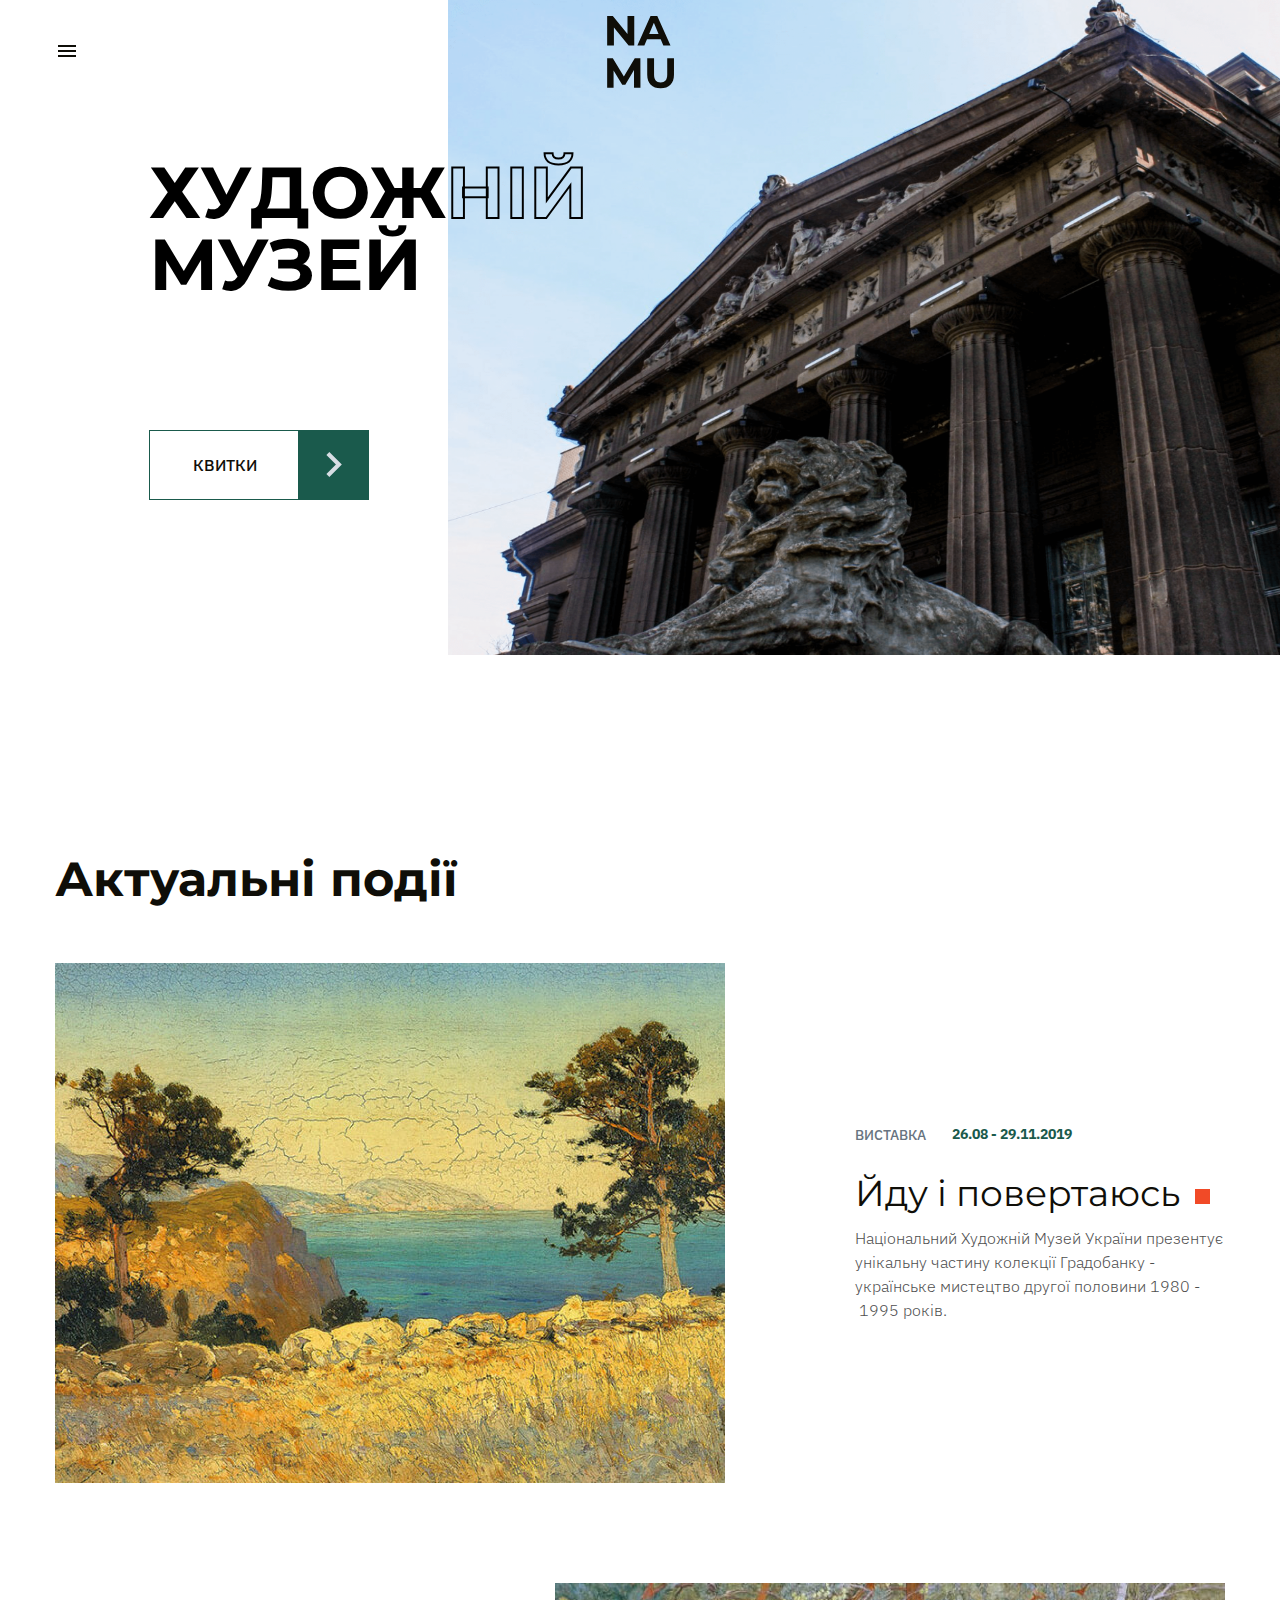
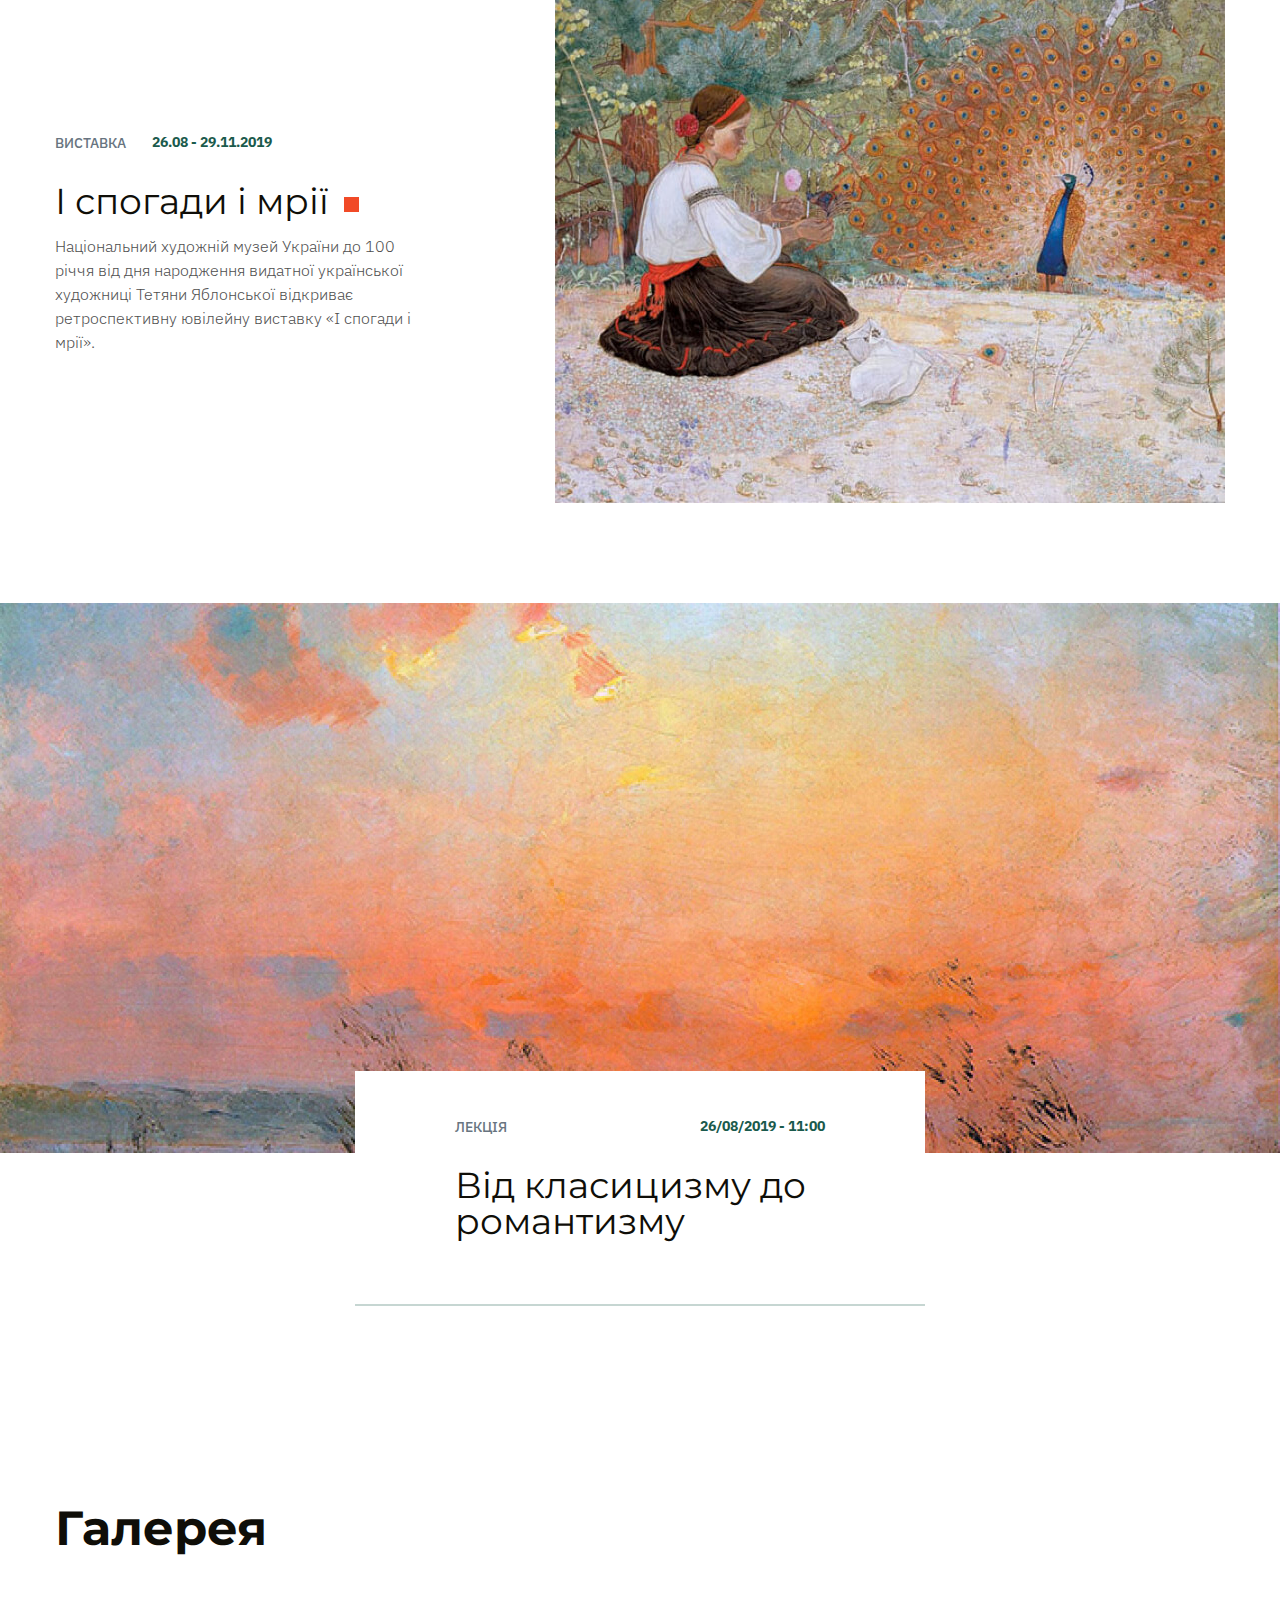
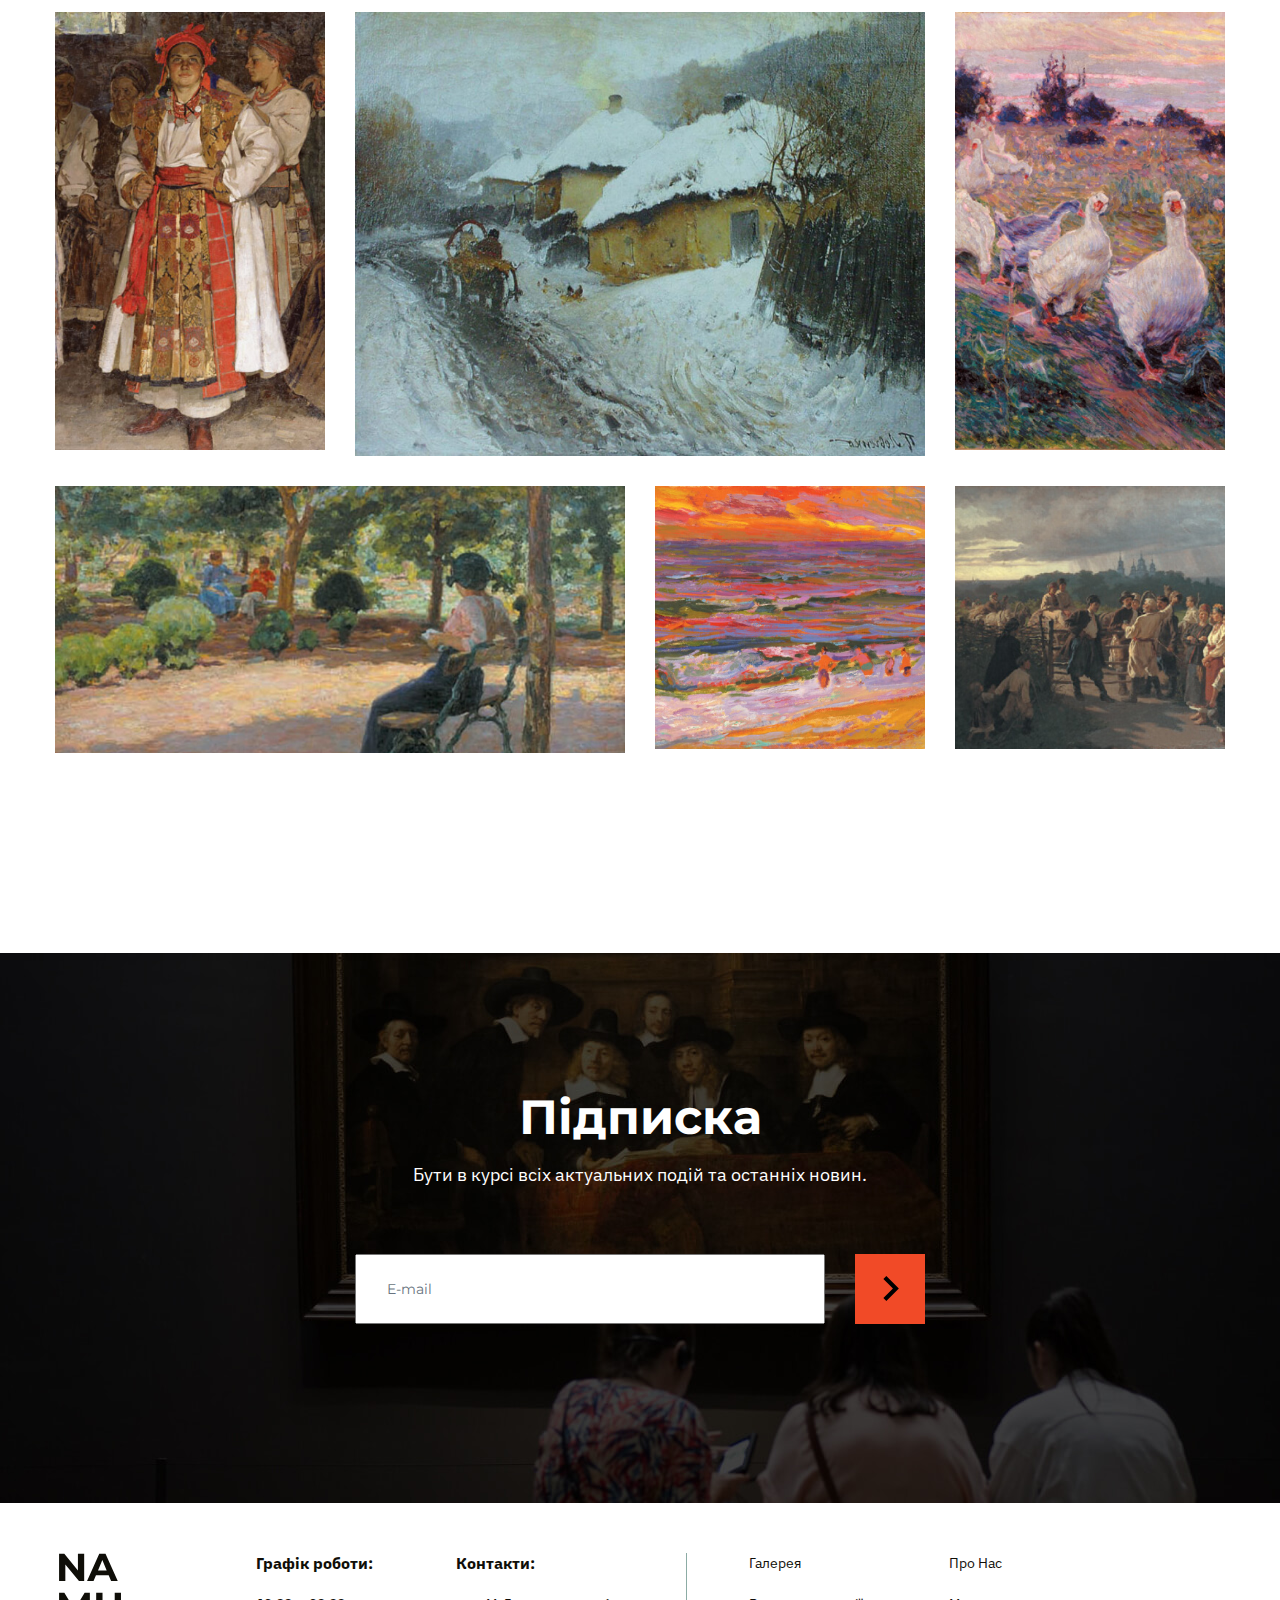
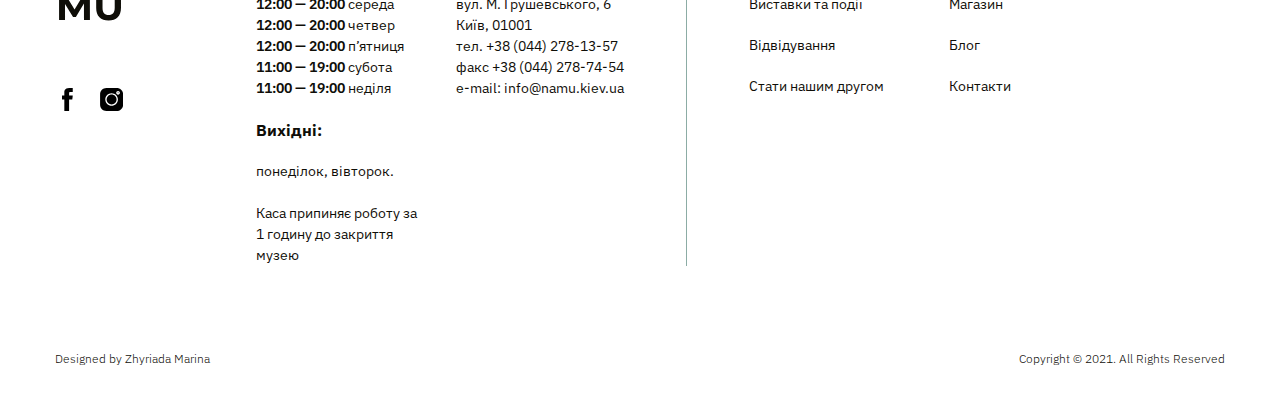
<file: index.html>
<!DOCTYPE html><html lang="ru"><head><meta charset="UTF-8"><meta name="viewport" content="width=device-width, initial-scale=1.0"><title>NAMU</title><link rel="icon" href="logo.88cec33f.svg"><link rel="preconnect" href="https://fonts.gstatic.com"><link href="https://fonts.googleapis.com/css2?family=IBM+Plex+Sans:wght@300;400;500;600;700&family=Montserrat:wght@400;700&display=swap" rel="stylesheet"><link rel="stylesheet" href="main.621cfe6f.css"></head><body> <header class="page-header header" id="home"> <div class="header__container container"> <div class="header__wrapper"> <img class="header__burger js-header__burger" src="burger-icon.9ef1fdc3.svg" alt="Показати меню" width="24" height="24"> <a href="#" class="header__logo logo"> <img class="logo__img" src="logo.88cec33f.svg" alt="Логотип Художнього музею" width="56" height="61"> </a> </div> <nav class="header__nav js-header__nav nav"> <div class="nav__container container"> <img class="nav__close js-nav__close" src="close-icon.07611dbe.svg" alt="Сховати меню" width="20" height="20"> <ul class="nav__list"> <li class="nav__item"> <a href="#gallery" class="nav__link"> Галерея </a> </li> <li class="nav__item"> <a href="#events" class="nav__link"> Виставки та події </a> </li> <li class="nav__item"> <a href="#" class="nav__link"> Відвідування </a> </li> <li class="nav__item"> <a href="#" class="nav__link"> Стати нашим другом </a> </li> <li class="nav__item"> <a href="#" class="nav__link"> Про Нас </a> </li> <li class="nav__item"> <a href="#" class="nav__link"> Магазин </a> </li> <li class="nav__item"> <a href="#" class="nav__link"> Блог </a> </li> <li class="nav__item"> <a href="#contacts" class="nav__link"> Контакти </a> </li> </ul> <a href="#" class="nav__logo logo"> <img class="logo__img" src="logo-white.322221b5.svg" alt="Логотип Художнього музею" width="35" height="42"> </a> </div> </nav> </div> </header> <main class="page-main"> <section class="page-main__promo promo"> <img class="promo__img" src="promo-bg.86ec405a.png" alt="Фотографія Художнього Музею" width="320" height="300"> <div class="promo__container"> <h1 class="promo__title main-title"> Худож<span class="main-title__part">ній</span> Музей </h1> <div class="promo__btn"> <a href="#" class="promo__link"> Квитки </a> </div> </div> </section> <section class="page-main__events events" id="events"> <div class="events__container container"> <h2 class="events__title"> Актуальні події </h2> <article class="events__item event"> <div class="event__wrapper event__wrapper--left"> <a href="#" class="event__photo event__photo--left"> <picture> <source media="(min-width: 1920px)" srcset="event1-dt-lg.4633fb50.jpg"> <source media="(min-width: 1280px)" srcset="event1-dt.411ff37c.jpg"> <source media="(min-width: 768px)" srcset="event1-tb.3c1f5f8d.jpg"> <img class="event__img" src="event1-mb.22e796b8.jpg" alt="Фотографія події"> </picture> </a> <div class="event__info event__info--left"> <div class="event__box"> <p class="event__type">Виставка</p> <p class="event__date">26.08 - 29.11.2019</p> </div> <h3 class="event__title"> <a href="#" class="event__link event__link--exhibition"> Йду і повертаюсь </a> </h3> <p class="event__text"> Національний Художній Музей України презентує унікальну частину колекції Градобанку - українське мистецтво другої половини 1980&nbsp;-&nbsp;1995 років. </p> </div> </div> </article> <article class="events__item event"> <div class="event__wrapper event__wrapper--right"> <a href="#" class="event__photo event__photo--right"> <picture> <source media="(min-width: 1920px)" srcset="event2-dt-lg.d17ff801.jpg"> <source media="(min-width: 1280px)" srcset="event2-dt.b5bceeae.jpg"> <source media="(min-width: 768px)" srcset="event2-tb.b378112c.jpg"> <img class="event__img" src="event2-mb.6a3307a8.jpg" alt="Фотографія події"> </picture> </a> <div class="event__info event__info--right"> <div class="event__box"> <p class="event__type">Виставка</p> <p class="event__date">26.08 - 29.11.2019</p> </div> <h3 class="event__title"> <a href="#" class="event__link event__link--exhibition"> І спогади і мрії </a> </h3> <p class="event__text"> Національний художній музей України до 100 річчя від дня народження видатної української художниці Тетяни Яблонської відкриває ретроспективну ювілейну виставку «І спогади і мрії». </p> </div> </div> </article> </div> <article class="events__item events__item--lecture event1-dt-lg"> <a href="#" class="event__photo event__photo--lecture"> <picture> <source media="(min-width: 1920px)" srcset="event3-dt-lg.d9b58bf1.jpg"> <source media="(min-width: 1280px)" srcset="event3-dt.fbfdfb62.jpg"> <source media="(min-width: 768px)" srcset="event3-tb.811abc30.jpg"> <img class="event__img" src="event3-mb.65df6198.jpg" alt="Фотографія події"> </picture> </a> <div class="event__info event__info--lecture"> <div class="event__box event__box--lecture"> <p class="event__type">Лекція</p> <p class="event__date">26/08/2019 - 11:00</p> </div> <h3 class="event__title"> <a href="#" class="event__link"> Від класицизму до романтизму </a> </h3> </div> </article> </section> <section class="page-main__gallery gallery" id="gallery"> <div class="gallery__container container"> <h2 class="gallery__title"> Галерея </h2> <div class="gallery__wrapper"> <img class="gallery__img" src="gallery1-dt.b2b87889.jpg" alt="Фото з галлереї"> <img class="gallery__img" src="gallery2-dt.c04f049d.jpg" alt="Фото з галлереї"> <img class="gallery__img" src="gallery3-dt.35710c0c.jpg" alt="Фото з галлереї"> <img class="gallery__img" src="gallery4-dt.f7fabda0.jpg" alt="Фото з галлереї"> <img class="gallery__img" src="gallery5-dt.4cb292f2.jpg" alt="Фото з галлереї"> <img class="gallery__img" src="gallery6-dt.80a8bfe7.jpg" alt="Фото з галлереї"> </div> </div> </section> <section class="page-main__subscription subscription"> <div class="subscription__container container"> <h2 class="subscription__title"> Підписка </h2> <p class="subscription__text"> Бути в курсі всіх актуальних подій та останніх новин. </p> <form class="subscription__form form js-form" method="POST" name="subscription" action="#"> <label class="visually-hidden" for="email"> </label> <input class="form__input" type="email" id="email" name="email" placeholder="E-mail" required> <input class="form__btn" type="submit" name="submit" value=""> </form> </div> </section> </main> <footer class="page-footer footer"> <div class="footer__container container"> <div class="footer__inner"> <div class="footer__box"> <a href="#home" class="footer__logo logo"> <img class="logo__img" src="logo.88cec33f.svg" alt="Логотип Художнього музею" width="63" height="72"> </a> <div class="footer__socials socials"> <ul class="socials__list"> <li class="socials__item"> <a target="_blank" rel="noopener" class="socials__link" href="#"> <img class="socials__img" src="fb-icon.5eb0300e.svg" alt="Художній музей на Facebook" width="24" height="24"> </a> </li> <li class="socials__item"> <a target="_blank" rel="noopener" class="socials__link" href="#"> <img class="socials__img" src="insta-icon.a0ff6823.svg" alt="Художній музей в Instagram" width="24" height="24"> </a> </li> </ul> </div> </div> <div class="footer__wrapper"> <div class="footer__info info"> <div class="info__box"> <h3 class="info__title"> Графік роботи: </h3> <div class="info__text info__text--time"> <p><span class="info__time">12:00 — 20:00 </span>середа</p> <p><span class="info__time">12:00 — 20:00 </span> четвер</p> <p><span class="info__time">12:00 — 20:00 </span>п’ятниця</p> <p><span class="info__time">11:00 — 19:00 </span>субота</p> <p><span class="info__time">11:00 — 19:00 </span>неділя</p> </div> <br> <div class="info__text"> <h3 class="info__title"> Вихідні: </h3> понеділок, вівторок.<br><br> Каса припиняє роботу за 1 годину до закриття музею </div> </div> <div class="info__box"> <h3 id="contacts" class="info__title"> Контакти: </h3> <div class="info__text"> вул. М. Грушевського, 6<br> Київ, 01001<br> <a class="info__link" href="tel:+380442781357"> тел. +38 (044) 278-13-57 </a> <br> <a class="info__link" href="tel:+3804427874545"> факс +38 (044) 278-74-54 </a> <br> <a class="info__link" href="mailto:info@namu.kiev.ua"> e-mail: info@namu.kiev.ua </a> </div> </div> </div> <div class="footer__info info"> <ul class="info__list"> <li class="info__item"> <a href="#gallery" class="info__link"> Галерея </a> </li> <li class="info__item"> <a href="#events" class="info__link"> Виставки та події </a> </li> <li class="info__item"> <a href="#" class="info__link" target="_blank" rel="noopener"> Відвідування </a> </li> <li class="info__item"> <a href="#" class="info__link" target="_blank" rel="noopener"> Стати нашим другом </a> </li> </ul> <ul class="info__list"> <li class="info__item"> <a href="#" class="info__link" target="_blank" rel="noopener"> Про Нас </a> </li> <li class="info__item"> <a href="#" class="info__link" target="_blank" rel="noopener"> Магазин </a> </li> <li class="info__item"> <a href="#" class="info__link" target="_blank" rel="noopener"> Блог </a> </li> <li class="info__item"> <a href="#contacts" class="info__link"> Контакти </a> </li> </ul> </div> </div> </div> <div class="footer__copyright copyright"> <p class="copyright__text"> Designed by Zhyriada Marina </p> <p class="copyright__text"> Copyright © 2021. All Rights Reserved </p> </div> </div> </footer> <script src="main.9e913446.js"></script> </body></html>
</file>
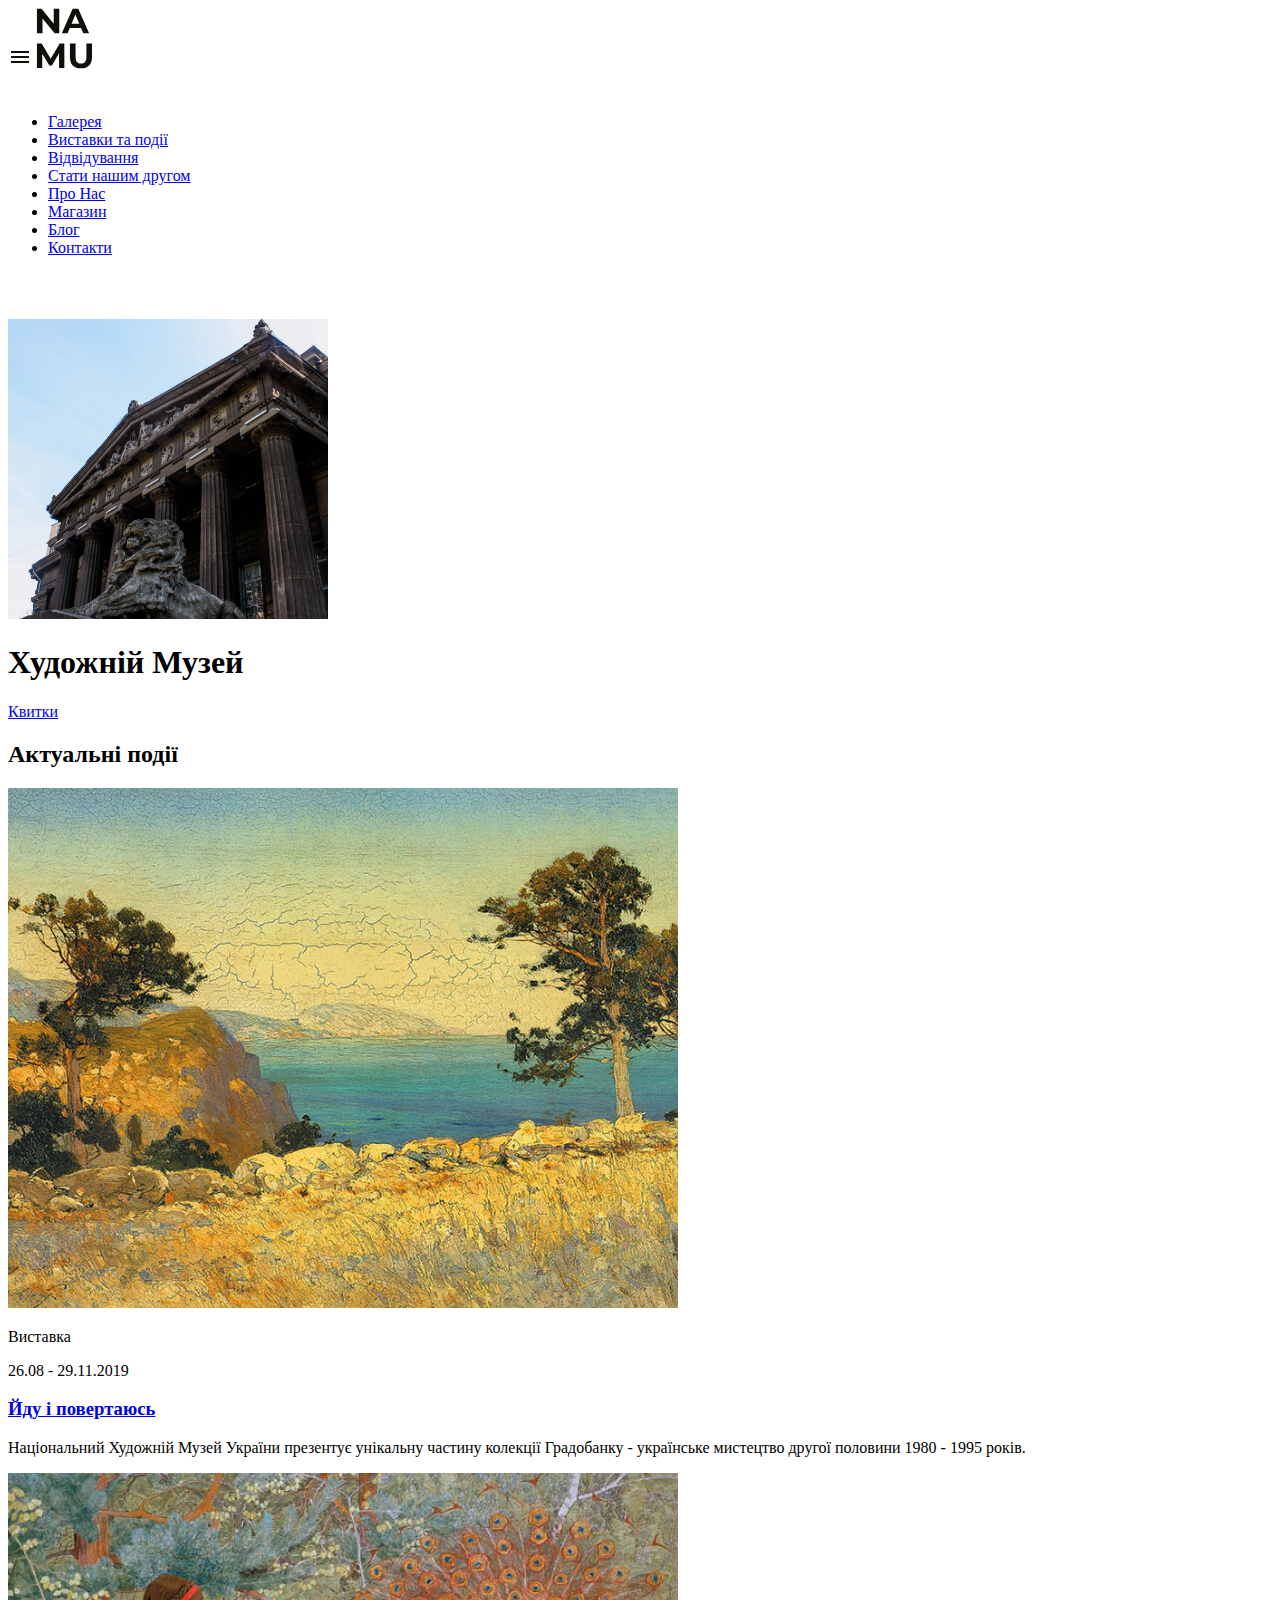
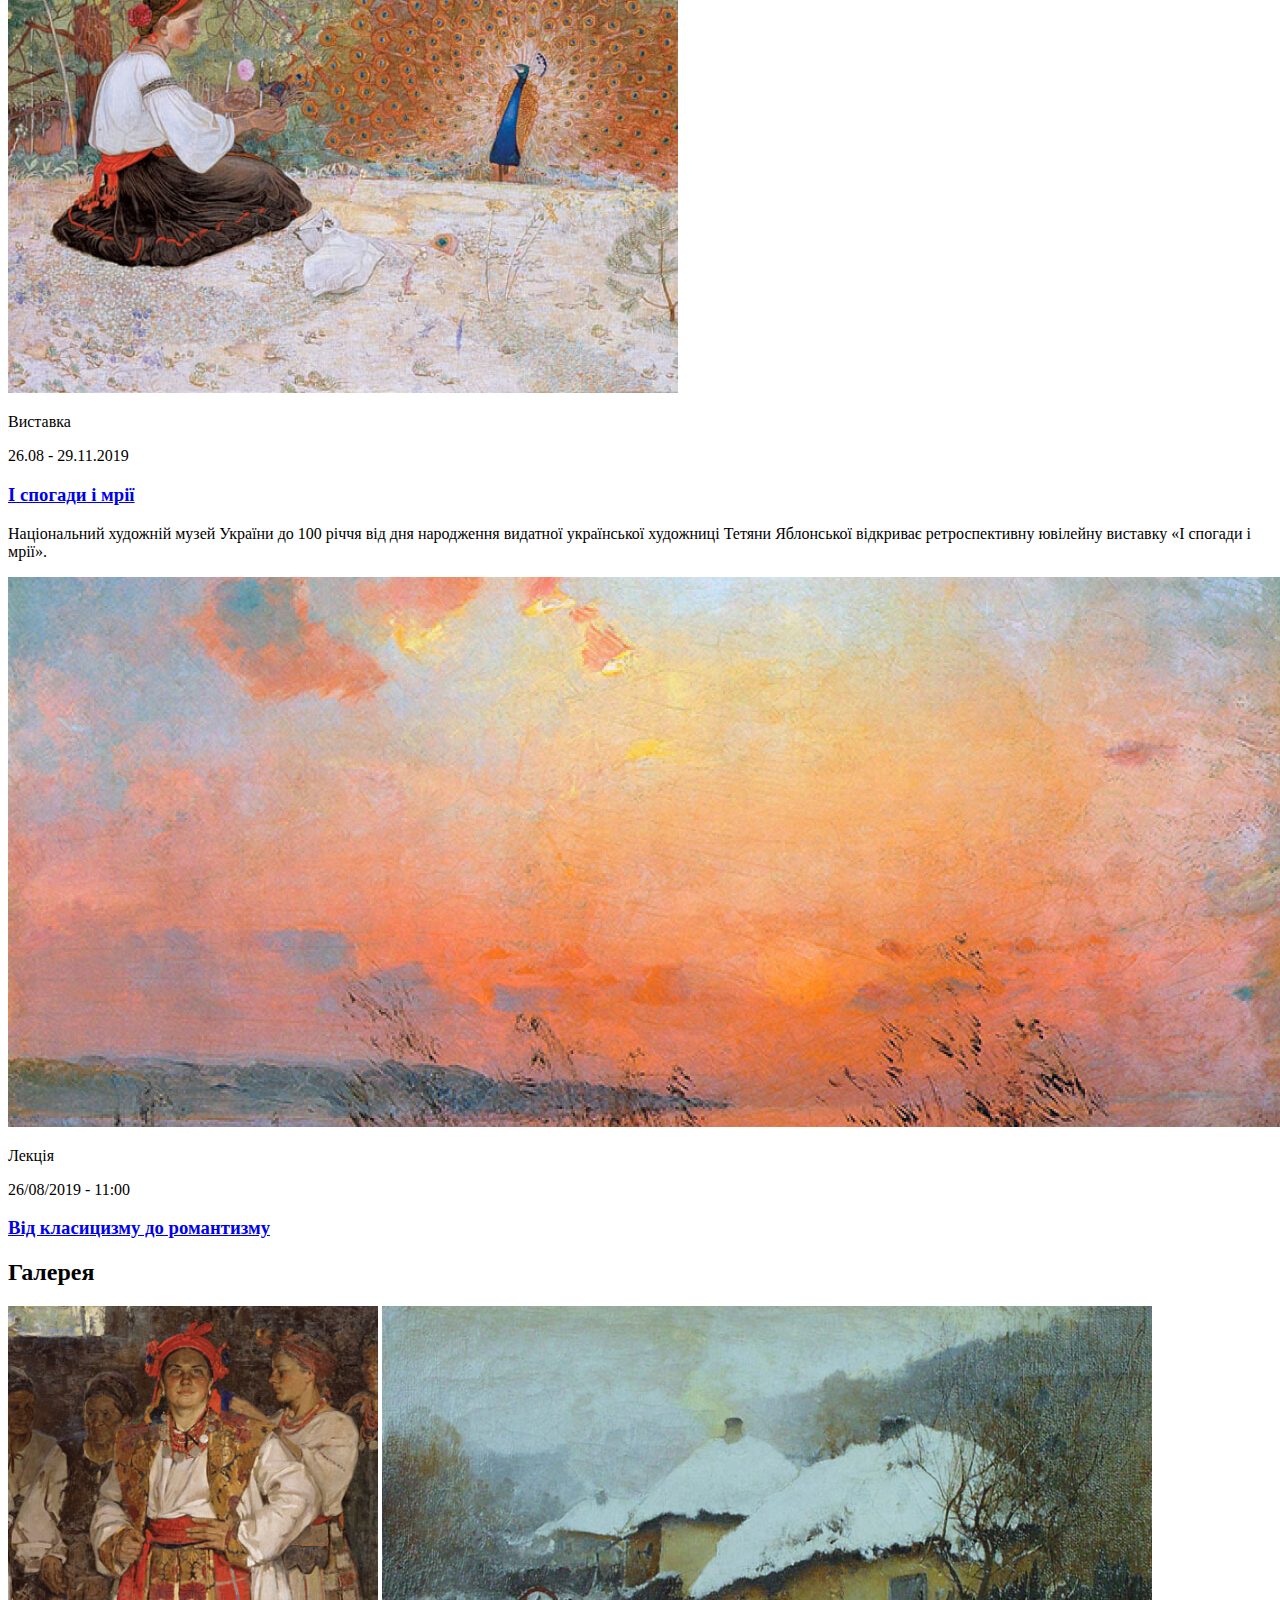
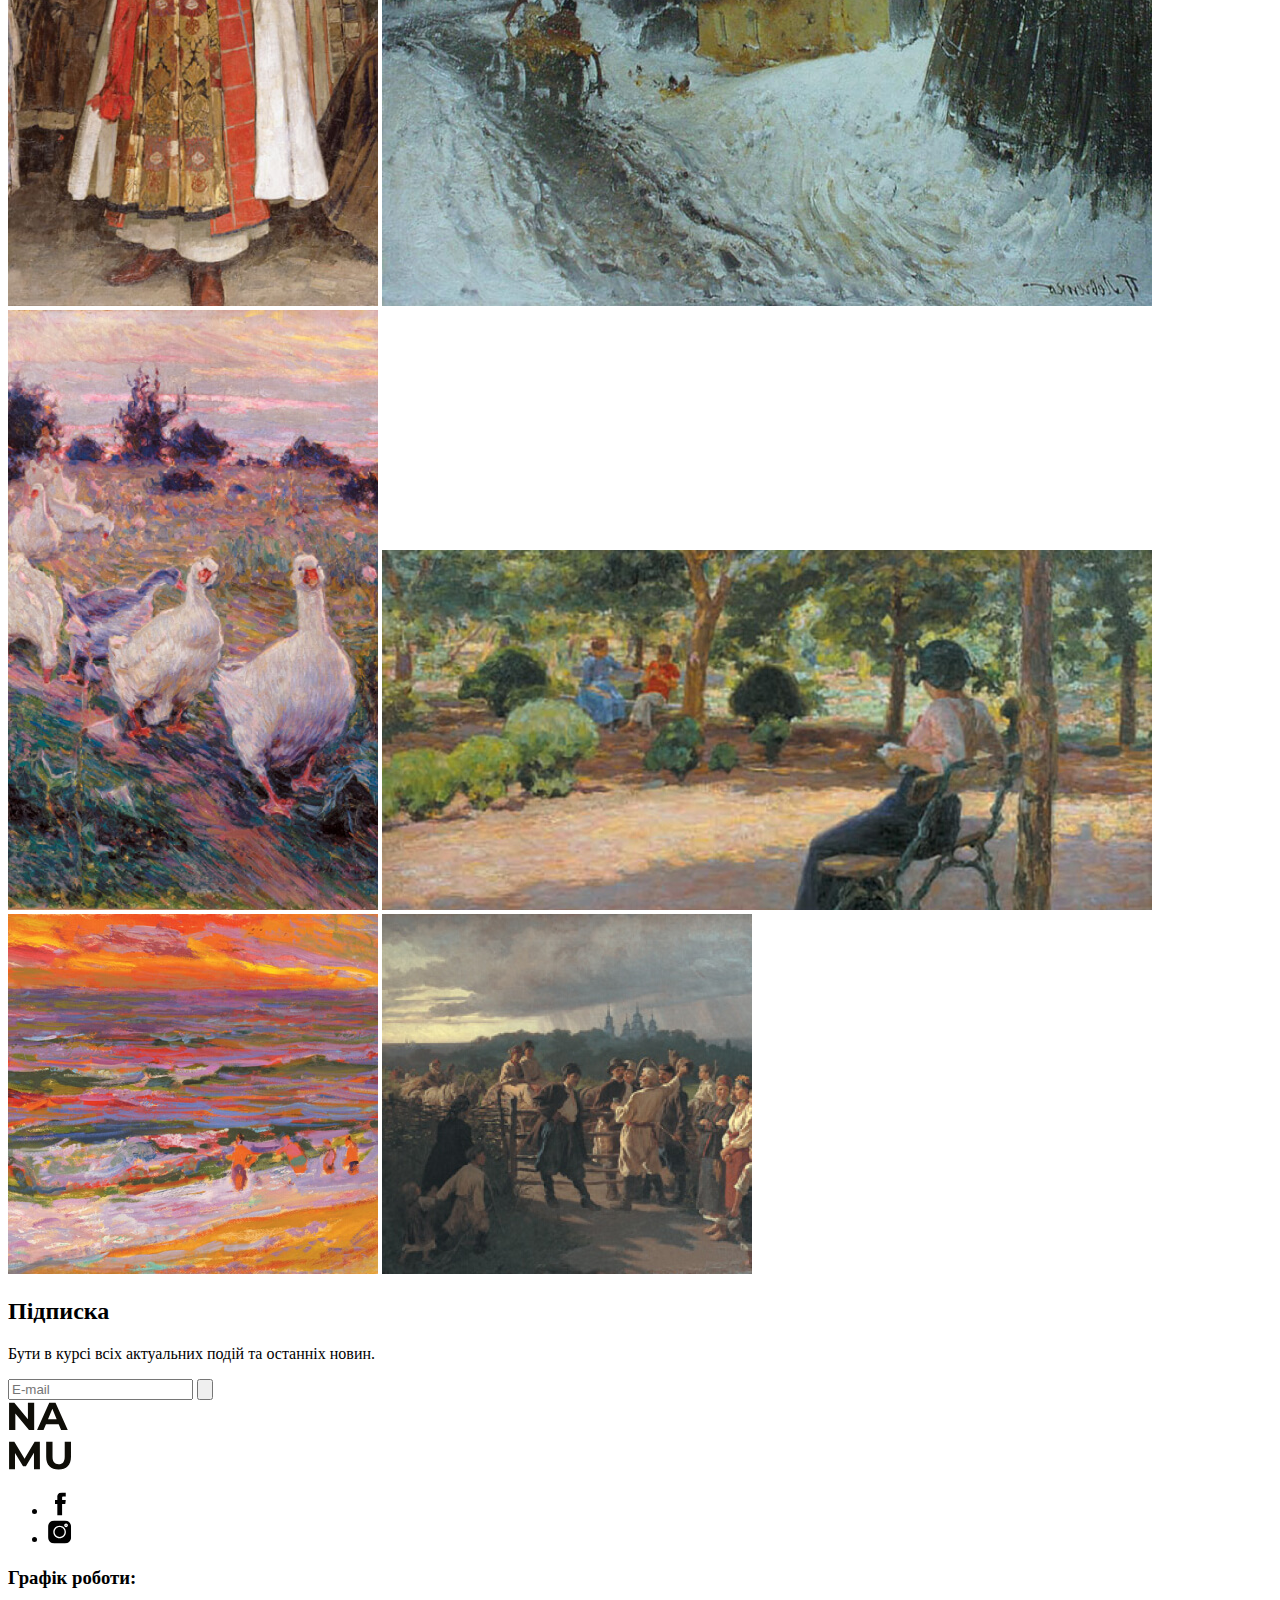
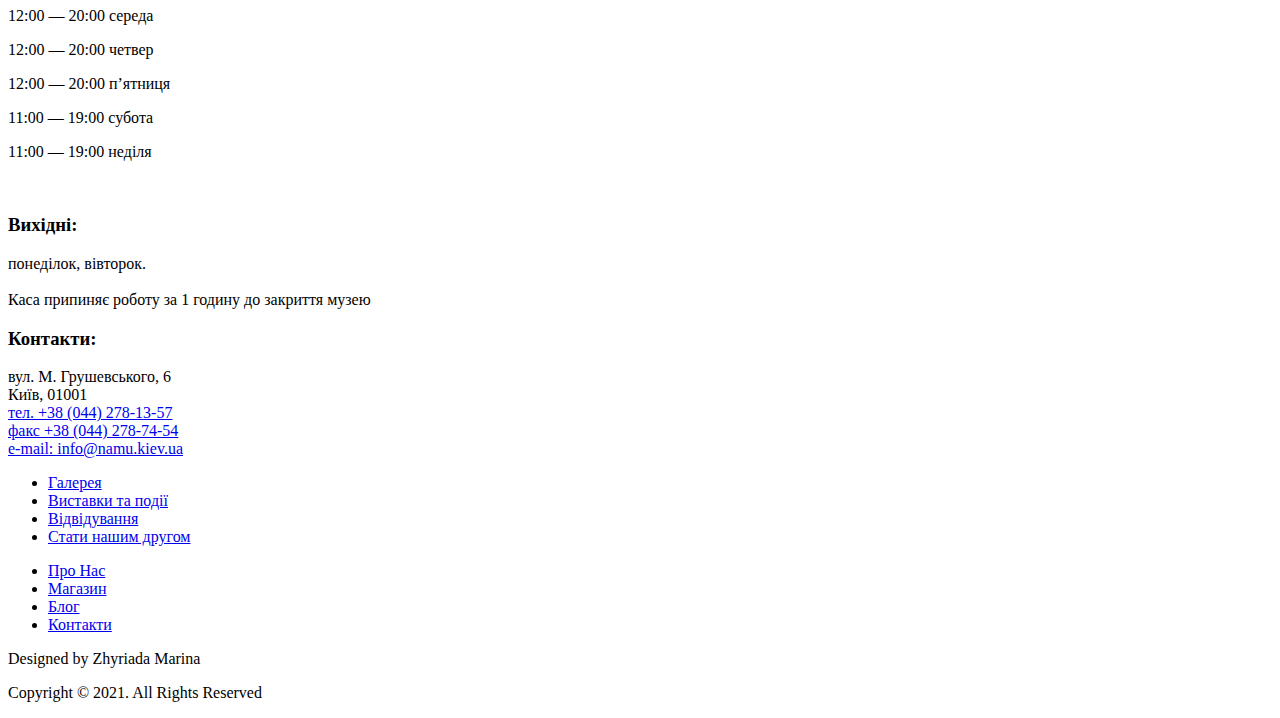
<file: src/index.html>
<!DOCTYPE html>
<html lang="ru">
  <head>
    <meta charset="UTF-8">
    <meta name="viewport" content="width=device-width, initial-scale=1.0">
    <title>NAMU</title>
    <link rel="icon" href="images/logo.svg">
    <link rel="preconnect" href="https://fonts.gstatic.com">
    <link href="https://fonts.googleapis.com/css2?family=IBM+Plex+Sans:wght@300;400;500;600;700&family=Montserrat:wght@400;700&display=swap" rel="stylesheet">
    <link rel="stylesheet" href="./styles/main.scss">
  </head>
  <body>
    <header class="page-header header" id="home">
      <div class="header__container container">
        <div class="header__wrapper">
          <img
            class="header__burger js-header__burger"
            src="images/burger-icon.svg"
            alt="Показати меню"
            width="24"
            height="24"
          >
          <a href="#" class="header__logo logo">
            <img
              class="logo__img"
              src="images/logo.svg"
              alt="Логотип Художнього музею"
              width="56"
              height="61"
            >
          </a>
        </div>
        <nav class="header__nav js-header__nav nav">
          <div class="nav__container container">
            <img
              class="nav__close js-nav__close"
              src="images/close-icon.svg"
              alt="Сховати меню"
              width="20"
              height="20"
            >
            <ul class="nav__list">
              <li class="nav__item">
                <a href="#gallery" class="nav__link">
                  Галерея
                </a>
              </li>
              <li class="nav__item">
                <a href="#events" class="nav__link">
                  Виставки та події
                </a>
              </li>
              <li class="nav__item">
                <a href="#" class="nav__link">
                  Відвідування
                </a>
              </li>
              <li class="nav__item">
                <a href="#" class="nav__link">
                  Стати нашим другом
                </a>
              </li>
              <li class="nav__item">
                <a href="#" class="nav__link">
                  Про Нас
                </a>
              </li>
              <li class="nav__item">
                <a href="#" class="nav__link">
                  Магазин
                </a>
              </li>
              <li class="nav__item">
                <a href="#" class="nav__link">
                  Блог
                </a>
              </li>
              <li class="nav__item">
                <a href="#contacts" class="nav__link">
                  Контакти
                </a>
              </li>
            </ul>
            <a href ="#" class="nav__logo logo">
              <img
                class="logo__img"
                src="images/logo-white.svg"
                alt="Логотип Художнього музею"
                width="35"
                height="42"
              >
            </a>
          </div>
        </nav>
      </div>
    </header>
    <main class="page-main">
      <section class="page-main__promo promo">
        <img
          class="promo__img"
          src="images/promo-bg.png"
          alt="Фотографія Художнього Музею"
          width="320"
          height="300"
        >
        <div class="promo__container">
          <h1 class="promo__title main-title">
            Худож<span class="main-title__part">ній</span> Музей
          </h1>
          <div class="promo__btn">
            <a href="#" class="promo__link">
              Квитки
            </a>
          </div>
        </div>
      </section>
      <section class="page-main__events events" id="events">
        <div class="events__container container">
          <h2 class="events__title">
            Актуальні події
          </h2>
          <article class="events__item event">
            <div class="event__wrapper event__wrapper--left">
              <a href="#" class="event__photo event__photo--left">
                <picture>
                  <source
                    media="(min-width: 1920px)"
                    srcset="images/event1-dt-lg.jpg"
                  >
                  <source
                    media="(min-width: 1280px)"
                    srcset="images/event1-dt.jpg"
                  >
                  <source
                    media="(min-width: 768px)"
                    srcset="images/event1-tb.jpg"
                  >
                  <img
                    class="event__img"
                    src="images/event1-mb.jpg"
                    alt="Фотографія події"
                    >
                </picture>
              </a>
              <div class="event__info event__info--left">
                <div class="event__box">
                  <p class="event__type">Виставка</p>
                  <p class="event__date">26.08 - 29.11.2019</p>
                </div>
                <h3 class="event__title">
                  <a href="#" class="event__link event__link--exhibition">
                    Йду і повертаюсь
                  </a>
                </h3>
                <p class="event__text">
                  Національний Художній Музей України презентує унікальну частину колекції Градобанку - українське мистецтво другої половини 1980&nbsp;-&nbsp;1995 років.
                </p>
              </div>
            </div>
          </article>
          <article class="events__item event">
            <div class="event__wrapper event__wrapper--right">
              <a href="#" class="event__photo event__photo--right">
                <picture>
                  <source
                    media="(min-width: 1920px)"
                    srcset="images/event2-dt-lg.jpg"
                  >
                  <source
                    media="(min-width: 1280px)"
                    srcset="images/event2-dt.jpg"
                  >
                  <source
                    media="(min-width: 768px)"
                    srcset="images/event2-tb.jpg"
                  >
                  <img
                    class="event__img"
                    src="images/event2-mb.jpg"
                    alt="Фотографія події"
                    >
                </picture>
              </a>
              <div class="event__info event__info--right">
                <div class="event__box">
                  <p class="event__type">Виставка</p>
                  <p class="event__date">26.08 - 29.11.2019</p>
                </div>
                <h3 class="event__title">
                  <a href="#" class="event__link event__link--exhibition">
                    І спогади і мрії
                  </a>
                </h3>
                <p class="event__text">
                  Національний художній музей України до 100 річчя від дня народження   видатної української художниці  Тетяни Яблонської  відкриває ретроспективну ювілейну виставку «І спогади і мрії».
                </p>
              </div>
            </div>
          </article>
        </div>
        <article class="events__item events__item--lecture event1-dt-lg">
          <a href="#" class="event__photo event__photo--lecture">
            <picture>
              <source
                media="(min-width: 1920px)"
                srcset="images/event3-dt-lg.jpg"
              >
              <source
                media="(min-width: 1280px)"
                srcset="images/event3-dt.jpg"
              >
              <source
                media="(min-width: 768px)"
                srcset="images/event3-tb.jpg"
              >
              <img
                class="event__img"
                src="images/event3-mb.jpg"
                alt="Фотографія події"
                >
            </picture>
          </a>
          <div class="event__info event__info--lecture">
            <div class="event__box event__box--lecture">
              <p class="event__type">Лекція</p>
              <p class="event__date">26/08/2019 - 11:00</p>
            </div>
            <h3 class="event__title">
              <a href="#" class="event__link">
                Від класицизму до романтизму
              </a>
            </h3>
          </div>
        </article>
      </section>
      <section class="page-main__gallery gallery" id="gallery">
        <div class="gallery__container container">
          <h2 class="gallery__title">
            Галерея
          </h2>
          <div class="gallery__wrapper">
            <img
              class="gallery__img"
              src="images/gallery1-dt.jpg"
              alt="Фото з галлереї"
            >
            <img
              class="gallery__img"
              src="images/gallery2-dt.jpg"
              alt="Фото з галлереї"
            >
            <img
              class="gallery__img"
              src="images/gallery3-dt.jpg"
              alt="Фото з галлереї"
            >
            <img
              class="gallery__img"
              src="images/gallery4-dt.jpg"
              alt="Фото з галлереї"
            >
            <img
              class="gallery__img"
              src="images/gallery5-dt.jpg"
              alt="Фото з галлереї"
            >
            <img
              class="gallery__img"
              src="images/gallery6-dt.jpg"
              alt="Фото з галлереї"
            >
          </div>
        </div>
      </section>
      <section class="page-main__subscription subscription">
        <div class="subscription__container container">
          <h2 class="subscription__title">
            Підписка
          </h2>
          <p class="subscription__text">
            Бути в курсі всіх актуальних подій та останніх новин.
          </p>
          <form
            class="subscription__form form js-form"
            method="POST"
            name="subscription"
            action="#"
          >
            <label class="visually-hidden"
              for="email"
            >
            </label>
            <input
              class="form__input"
              type="email"
              id="email"
              name="email"
              placeholder="E-mail"
              required
            >
            <input
              class="form__btn"
              type="submit"
              name="submit"
              value=""
            >
          </form>
        </div>
      </section>
    </main>
    <footer class="page-footer footer">
      <div class="footer__container container">
        <div class="footer__inner">
          <div class="footer__box">
            <a href="#home" class="footer__logo logo">
              <img
                class="logo__img"
                src="images/logo.svg"
                alt="Логотип Художнього музею"
                width="63"
                height="72"
              >
            </a>
            <div class="footer__socials socials">
              <ul class="socials__list">
                <li class="socials__item">
                  <a
                    target="_blank"
                    rel="noopener"
                    class="socials__link"
                    href="#"
                  >
                    <img
                      class="socials__img"
                      src="images/fb-icon.svg"
                      alt="Художній музей на Facebook"
                      width="24"
                      height="24"
                    >
                  </a>
                </li>
                <li class="socials__item">
                  <a
                    target="_blank"
                    rel="noopener"
                    class="socials__link"
                    href="#"
                  >
                    <img
                      class="socials__img"
                      src="images/insta-icon.svg"
                      alt="Художній музей в Instagram"
                      width="24"
                      height="24"
                    >
                  </a>
                </li>
              </ul>
            </div>
          </div>
          <div class="footer__wrapper">
            <div class="footer__info info">
              <div class="info__box">
                <h3 class="info__title">
                  Графік роботи:
                </h3>
                <div class="info__text info__text--time">
                  <p><span class="info__time">12:00 — 20:00 </span>середа</p>
                  <p><span class="info__time">12:00 — 20:00 </span> четвер</p>
                  <p><span class="info__time">12:00 — 20:00 </span>п’ятниця</p>
                  <p><span class="info__time">11:00 — 19:00 </span>субота</p>
                  <p><span class="info__time">11:00 — 19:00 </span>неділя</p>
                </div>
                <br>
                <div class="info__text">
                  <h3 class="info__title">
                    Вихідні:
                  </h3>
                   понеділок, вівторок.<br><br>
                  Каса припиняє роботу за 1 годину
                  до закриття музею
                </div>
              </div>
              <div class="info__box">
                <h3 id="contacts" class="info__title">
                  Контакти:
                </h3>
                <div class="info__text">
                  вул. М. Грушевського, 6<br>
                  Київ, 01001<br>
                  <a class="info__link" href="tel:+380442781357">
                    тел. +38 (044) 278-13-57
                  </a>
                  <br>
                  <a class="info__link" href="tel:+3804427874545">
                    факс +38 (044) 278-74-54
                  </a>
                  <br>
                  <a class="info__link" href="mailto:info@namu.kiev.ua">
                    e-mail: info@namu.kiev.ua
                  </a>
                </div>
              </div>
            </div>
            <div class="footer__info info">
              <ul class="info__list">
                <li class="info__item">
                  <a href="#gallery" class="info__link">
                    Галерея
                  </a>
                </li>
                <li class="info__item">
                  <a href="#events" class="info__link">
                    Виставки та події
                  </a>
                </li>
                <li class="info__item">
                  <a
                    href="#"
                    class="info__link"
                    target="_blank"
                    rel="noopener"
                  >
                    Відвідування
                  </a>
                </li>
                <li class="info__item">
                  <a
                    href="#"
                    class="info__link"
                    target="_blank"
                    rel="noopener"
                  >
                    Стати нашим другом
                  </a>
                </li>
              </ul>
              <ul class="info__list">
                <li class="info__item">
                  <a
                    href="#"
                    class="info__link"
                    target="_blank"
                    rel="noopener"
                  >
                    Про Нас
                  </a>
                </li>
                <li class="info__item">
                  <a
                    href="#"
                    class="info__link"
                    target="_blank"
                    rel="noopener"
                  >
                    Магазин
                  </a>
                </li>
                <li class="info__item">
                  <a
                    href="#"
                    class="info__link"
                    target="_blank"
                    rel="noopener"
                  >
                    Блог
                  </a>
                </li>
                <li class="info__item">
                  <a href="#contacts" class="info__link"
                  >
                    Контакти
                  </a>
                </li>
              </ul>
            </div>
          </div>
        </div>
        <div class="footer__copyright copyright">
          <p class="copyright__text">
            Designed by Zhyriada Marina
          </p>
          <p class="copyright__text">
            Copyright © 2021. All Rights Reserved
          </p>
        </div>
      </div>
    </footer>
    <script src="scripts/main.js"></script>
  </body>
</html>
</file>
<file: main.621cfe6f.css>
html{box-sizing:inherit;font-family:IBM Plex Sans,Arial,Helvetica,sans-serif;scroll-behavior:smooth}body{margin:0;min-width:320px}@media (min-width:1920px){body{margin:0 auto;max-width:1920px}}img{display:block;max-width:100%;height:auto}a{text-decoration:none}ul{list-style:none}*,:after,:before{box-sizing:border-box;padding:0;margin:0}.visually-hidden:not(:focus):not(:active):not(:focus):not(:active){position:absolute;width:1px;height:1px;margin:-1px;border:0;padding:0;white-space:nowrap;clip-path:inset(100%);clip:rect(0 0 0 0);overflow:hidden}.header{padding-top:9px}@media (min-width:768px){.header{padding-top:15px}}.header__wrapper{display:flex;justify-content:space-between;align-items:center;width:calc(50% + 28px);position:relative;z-index:1}@media (min-width:768px){.header__wrapper{width:calc(50% + 34px)}}.header__nav{width:100vw;height:100vh;position:absolute;top:0;left:0;transition:transform .3s;transform:translateY(-100%);z-index:2}@media (min-width:768px){.header__nav{height:auto}}.header__burger{cursor:pointer;transition:transform .3s}.header__burger:hover{transform:scale(1.4)}.header__logo{width:56px;height:61px}@media (min-width:768px){.header__logo{width:68px;height:72px}}.container{margin:0 auto;width:calc(100% - 40px);min-width:280px}@media (min-width:320px){.container{max-width:460px}}@media (min-width:768px){.container{max-width:700px}}@media (min-width:1280px){.container{max-width:1170px}}@media (min-width:1920px){.container{max-width:1570px}}.page-main__events{margin-bottom:100px}@media (min-width:768px){.page-main__events{margin-bottom:90px}}@media (min-width:1280px){.page-main__events{margin-bottom:200px}}.page-main__gallery{margin-bottom:100px}@media (min-width:768px){.page-main__gallery{margin-bottom:90px}}@media (min-width:1280px){.page-main__gallery{margin-bottom:200px}}.page-main__promo{margin-bottom:70px;margin-top:-70px}@media (min-width:768px){.page-main__promo{margin-top:-87px;margin-bottom:90px}}@media (min-width:1280px){.page-main__promo{margin-bottom:200px}}.events__title{font-family:Montserrat,Arial,Helvetica,sans-serif;font-size:36px;font-weight:700;line-height:36px;letter-spacing:0;text-align:center;margin-bottom:40px;color:#0f0e08}@media (min-width:768px){.events__title{font-size:48px;line-height:48px;text-align:left;margin-bottom:50px}}@media (min-width:1280px){.events__title{margin-bottom:60px}}.events__item{margin-bottom:60px}.events__item--lecture{margin-bottom:0}@media (min-width:768px){.events__item{margin-bottom:50px}}@media (min-width:1280px){.events__item{margin-bottom:100px}}@media (min-width:1280px){.event__wrapper{display:flex;align-items:center}}.event__wrapper--right{flex-direction:row-reverse;justify-content:end}.event--lecture{margin-bottom:0}.event__photo{display:block;width:100%;margin-bottom:15px}@media (min-width:768px){.event__photo{margin-bottom:30px}}@media (min-width:1280px){.event__photo{width:auto;margin-bottom:0}}@media (min-width:1280px){.event__photo--left{margin-right:130px}}@media (min-width:1280px){.event__photo--right{margin-left:130px}}.event__photo--lecture{margin-bottom:0}@media (min-width:768px){.event__photo--lecture{margin:0 auto;max-width:700px}}@media (min-width:1280px){.event__photo--lecture{margin:0;max-width:100%}}.event__img{width:100%;object-fit:cover;transition:box-shadow .3s,outline .3s}.event__img:hover{box-shadow:2px 2px 5px 3px rgba(0,0,0,.5);outline:2px solid #1a5a4c}@media (min-width:768px){.event__info{width:370px}}.event__info--lecture{background-color:#fff;box-shadow:0 2px 0 rgba(26,90,76,.25);width:280px;padding:25px 20px 34px;margin:-64px auto 0;position:relative;z-index:1}@media (min-width:768px){.event__info--lecture{margin-top:-82px;width:570px;padding:45px 100px 50px}}.event__box{display:flex;align-items:center;justify-content:space-between;margin-bottom:15px}@media (min-width:768px){.event__box{justify-content:start;margin-bottom:30px}}@media (min-width:768px){.event__box--lecture{justify-content:space-between}}.event__type{font-size:16px;font-weight:500;line-height:16px;letter-spacing:0;text-transform:uppercase;color:#687480}@media (min-width:768px){.event__type{font-size:14px;line-height:14px;margin-right:26px}}.event__date{font-size:16px;font-weight:700;line-height:24px;letter-spacing:0;color:#1a5a4c}@media (min-width:768px){.event__date{font-size:14px;line-height:21px}}.event__title{margin-bottom:10px}@media (min-width:768px){.event__title{margin-bottom:15px}}.event__link{font-family:Montserrat,Arial,Helvetica,sans-serif;font-size:28px;font-weight:400;line-height:28px;letter-spacing:0;color:#0f0e08;position:relative;transition:text-shadow .3s}.event__link:hover{text-shadow:2px 2px 3px #1a5a4c}@media (min-width:768px){.event__link{font-size:36px;line-height:36px}}.event__link--exhibition:after{position:absolute;content:"";width:10px;height:10px;background-color:#f14a27;top:14px;right:-20px}@media (min-width:768px){.event__link--exhibition:after{width:15px;height:15px;top:18px;right:-30px}}.event__text{font-size:16px;font-weight:300;line-height:24px;letter-spacing:0;color:#4e4e4e}.gallery__title{font-family:Montserrat,Arial,Helvetica,sans-serif;font-size:36px;font-weight:700;line-height:36px;letter-spacing:0;text-align:center;margin-bottom:40px;color:#0f0e08}@media (min-width:768px){.gallery__title{font-size:48px;line-height:48px;text-align:left;margin-bottom:50px}}@media (min-width:1280px){.gallery__title{margin-bottom:60px}}.gallery__wrapper{display:grid;gap:16px}@media (min-width:768px){.gallery__wrapper{grid-template-columns:repeat(2,auto);gap:20px;grid-auto-flow:dense}}@media (min-width:1280px){.gallery__wrapper{grid-template-columns:repeat(4,auto);gap:30px}}.gallery__img{width:100%;transition:box-shadow .3s,outline .3s}.gallery__img:hover{box-shadow:2px 2px 5px 3px rgba(0,0,0,.5);outline:2px solid #1a5a4c}@media (min-width:768px){.gallery__img:nth-of-type(2),.gallery__img:nth-of-type(4){grid-column:span 2}}.subscription{min-height:386px;height:auto;padding-top:55px;background:#0f0e08 url(subscription-bg-mb.65f08951.jpg) no-repeat 50%;background-size:cover}@media (min-width:768px){.subscription{background-image:url(subscription-bg-tb.995f9c3b.jpg);min-height:380px;padding-top:64px}}@media (min-width:1280px){.subscription{background-image:url(subscription-bg-dt.4cf85e24.jpg);min-height:550px;padding-top:140px}}@media (min-width:1920px){.subscription{padding-top:175px;background-image:url(subscription-bg-dt-lg.67d3cb4e.jpg);min-height:650px}}.subscription__title{font-family:Montserrat,Arial,Helvetica,sans-serif;font-size:36px;font-weight:700;line-height:36px;letter-spacing:0;text-align:center;color:#0f0e08;color:#fff;margin-bottom:30px}@media (min-width:768px){.subscription__title{font-size:48px;line-height:48px;text-align:left;margin-bottom:50px}}@media (min-width:1280px){.subscription__title{margin-bottom:60px}}@media (min-width:768px){.subscription__title{text-align:center;margin-bottom:20px}}.subscription__text{font-size:18px;font-weight:400;line-height:27px;letter-spacing:0;text-align:center;color:#fff;margin-bottom:48px}@media (min-width:768px){.subscription__text{line-height:27px;margin-bottom:66px}}.form{display:flex;align-items:center;margin:0 auto;justify-content:space-between}@media (min-width:768px){.form{width:475px}}@media (min-width:1280px){.form{width:570px}}.form__input{font-family:Montserrat,Arial,Helvetica,sans-serif;font-size:14px;font-weight:400;line-height:14px;letter-spacing:0;color:#0f0e08;outline:none;height:50px;padding:18px 30px;flex-grow:1;max-width:380px}.form__input::placeholder{color:#687480}@media (min-width:768px){.form__input{max-width:395px;height:70px}}@media (min-width:1280px){.form__input{max-width:470px}}.form__btn{height:50px;width:50px;border:none;outline:none;cursor:pointer;position:relative;background:#f14a27 url(arrow.fa1c47a7.svg) no-repeat 50%;background-size:15px 15px;transition:background-color .3s}.form__btn:hover{background-color:#1a5a4c}@media (min-width:768px){.form__btn{width:70px;height:70px;background-size:25px 25px}}.footer{padding-top:50px;padding-bottom:48px}@media (min-width:768px){.footer{padding-bottom:36px}}@media (min-width:768px){.footer__wrapper{width:460px}}@media (min-width:1280px){.footer__wrapper{display:flex;width:auto}}@media (min-width:768px){.footer__inner{display:flex;margin-bottom:54px}}@media (min-width:1280px){.footer__inner{margin-bottom:84px}}.footer__box{display:flex;width:100%;align-items:center;justify-content:space-between}@media (min-width:768px){.footer__box{flex-direction:column;width:auto;margin-right:50px;height:158px}}@media (min-width:1280px){.footer__box{margin-right:132px}}.footer__logo{width:63px;height:72px;display:block}.logo{display:block;transition:transform .3s}.logo:hover{transform:scale(1.1)}.logo__img{width:100%;object-fit:cover}.socials__list{display:flex;align-items:center;justify-content:space-between;width:69px}.socials__img{transition:transform .3s}.socials__img:hover{transform:scale(1.2)}.info{display:flex;justify-content:space-between;padding-top:40px;padding-bottom:70px;font-size:14px;font-weight:400;line-height:21px;letter-spacing:0;color:#0f0e08}@media (min-width:768px){.info{padding-top:51px;padding-bottom:46px;justify-content:start}}@media (min-width:1280px){.info{padding-top:0;padding-bottom:0}}.info:first-of-type{border-bottom:1px solid rgba(26,90,76,.5)}@media (min-width:768px){.info:first-of-type{padding-top:0}}@media (min-width:1280px){.info:first-of-type{border-bottom:none;border-right:1px solid rgba(26,90,76,.5);padding-right:62px}}@media (min-width:1920px){.info:first-of-type{padding-right:110px}}@media (min-width:1280px){.info:last-of-type{padding-left:62px}}@media (min-width:1920px){.info:last-of-type{padding-left:110px}}.info__box{width:47%;max-width:175px}@media (min-width:768px){.info__box:first-of-type{width:160px;max-width:160px;margin-right:80px}}@media (min-width:1280px){.info__box:first-of-type{min-width:170px;margin-right:30px}}@media (min-width:1920px){.info__box:first-of-type{margin-right:138px}}.info__title{margin-bottom:20px}.info__time{font-weight:600}.info__item{margin-bottom:20px}.info__item:last-of-type{margin-bottom:0}.info__link{color:#0f0e08;transition:text-shadow .3s}.info__link:hover{text-shadow:2px 2px 3px #1a5a4c}.info__list:first-of-type{min-width:150px}@media (min-width:768px){.info__list:first-of-type{min-width:160px;margin-right:80px}}@media (min-width:1280px){.info__list:first-of-type{min-width:170px;margin-right:30px}}@media (min-width:1920px){.info__list:first-of-type{margin-right:138px}}.info__list:last-of-type{min-width:75px}.copyright{font-size:12px;font-weight:300;line-height:17px;letter-spacing:0;text-align:center;color:#0f0e08}@media (min-width:768px){.copyright{width:100%;display:flex;justify-content:space-between;align-items:center}}.copyright__text:first-of-type{margin-bottom:14px}@media (min-width:768px){.copyright__text:first-of-type{margin-bottom:0}}.nav{background-color:#4e4e4e;width:100%;padding-top:30px;padding-bottom:30px;box-shadow:inset 0 0 15px #000}@media (min-width:768px){.nav{padding-top:10px;padding-bottom:10px}}@media (min-width:1280px){.nav{padding-top:40px;padding-bottom:40px}}@media (min-width:768px){.nav__container{display:flex;flex-direction:row-reverse;justify-content:space-between;align-items:center}}.nav__item{margin-bottom:30px}@media (min-width:768px){.nav__item{margin-bottom:0}}@media (min-width:768px){.nav__list{display:grid;grid-template-columns:repeat(4,auto);justify-items:center;gap:5px}}@media (min-width:1280px){.nav__list{grid-template-columns:repeat(8,auto);gap:10px}}.nav__link{display:inline-block;color:#fff;text-transform:uppercase;font-weight:700;font-size:14px;padding:10px 15px;border-radius:15px;transition:all .3s;text-align:center}.nav__close{margin-left:auto;margin-bottom:20px;cursor:pointer;transition:transform .3s}@media (min-width:768px){.nav__close{margin:0}}.nav__close:hover{transform:scale(1.4)}.nav__logo{display:none;width:45px;height:49px}@media (min-width:1280px){.nav__logo{display:block}}.nav__item:hover .nav__link{color:#000;background-color:#fff;box-shadow:2px 2px 5px 2px rgba(0,0,0,.5)}.main-title{font-family:Montserrat,Arial,Helvetica,sans-serif;font-size:45px;font-weight:700;line-height:45px;letter-spacing:0;text-align:center;max-width:360px;text-transform:uppercase;margin-right:auto;margin-left:auto}@media (min-width:768px){.main-title{font-size:55px;font-weight:700;line-height:55px;text-align:left;width:auto}}@media (min-width:1280px){.main-title{font-size:72px;line-height:72px}}@media (min-width:768px){.main-title__part{-moz-text-fill-color:transparent;-webkit-text-fill-color:transparent;-moz-text-stroke-color:#000;-webkit-text-stroke-color:#000;-moz-text-stroke-width:2px;-webkit-text-stroke-width:2px}}.promo{width:100%;height:100%}@media (min-width:768px){.promo{display:flex;flex-direction:row-reverse;justify-content:flex-start;align-items:flex-end}}@media (min-width:1280px){.promo{align-items:center}}.promo__container{width:100%;margin-right:-134px}@media (min-width:768px){.promo__container{width:auto}}@media (min-width:1280px){.promo__container{margin-right:-61px}}.promo__title{margin-bottom:20px}@media (min-width:768px){.promo__title{margin-bottom:55px}}@media (min-width:1280px){.promo__title{margin-bottom:130px}}.promo__img{min-height:300px;width:100%;height:100%;z-index:-1;margin-bottom:20px;object-fit:cover}@media (min-width:768px){.promo__img{width:57%;height:100%;margin-bottom:0;max-height:384px}}@media (min-width:1280px){.promo__img{max-height:655px;width:65%}}.promo__btn{margin:0 auto;width:280px;transition:box-shadow .3s}.promo__btn:hover{box-shadow:2px 2px 5px 2px rgba(0,0,0,.5)}@media (min-width:768px){.promo__btn{margin:0;width:220px}}.promo__link{display:block;font-size:16px;font-weight:500;line-height:16px;letter-spacing:0;text-transform:uppercase;color:#0f0e08;padding:16px 85px;border:1px solid #1a5a4c;position:relative;background-color:#fff}@media (min-width:768px){.promo__link{padding:26px 43px}}.promo__link:after{position:absolute;content:"";width:50px;height:50px;top:-1px;right:0;background:#1a5a4c url(arrow-grey.0c34b078.svg) no-repeat 50%;background-size:15px 15px}@media (min-width:768px){.promo__link:after{width:70px;height:70px;background-size:25px 25px}}
/*# sourceMappingURL=main.621cfe6f.css.map */
</file>
